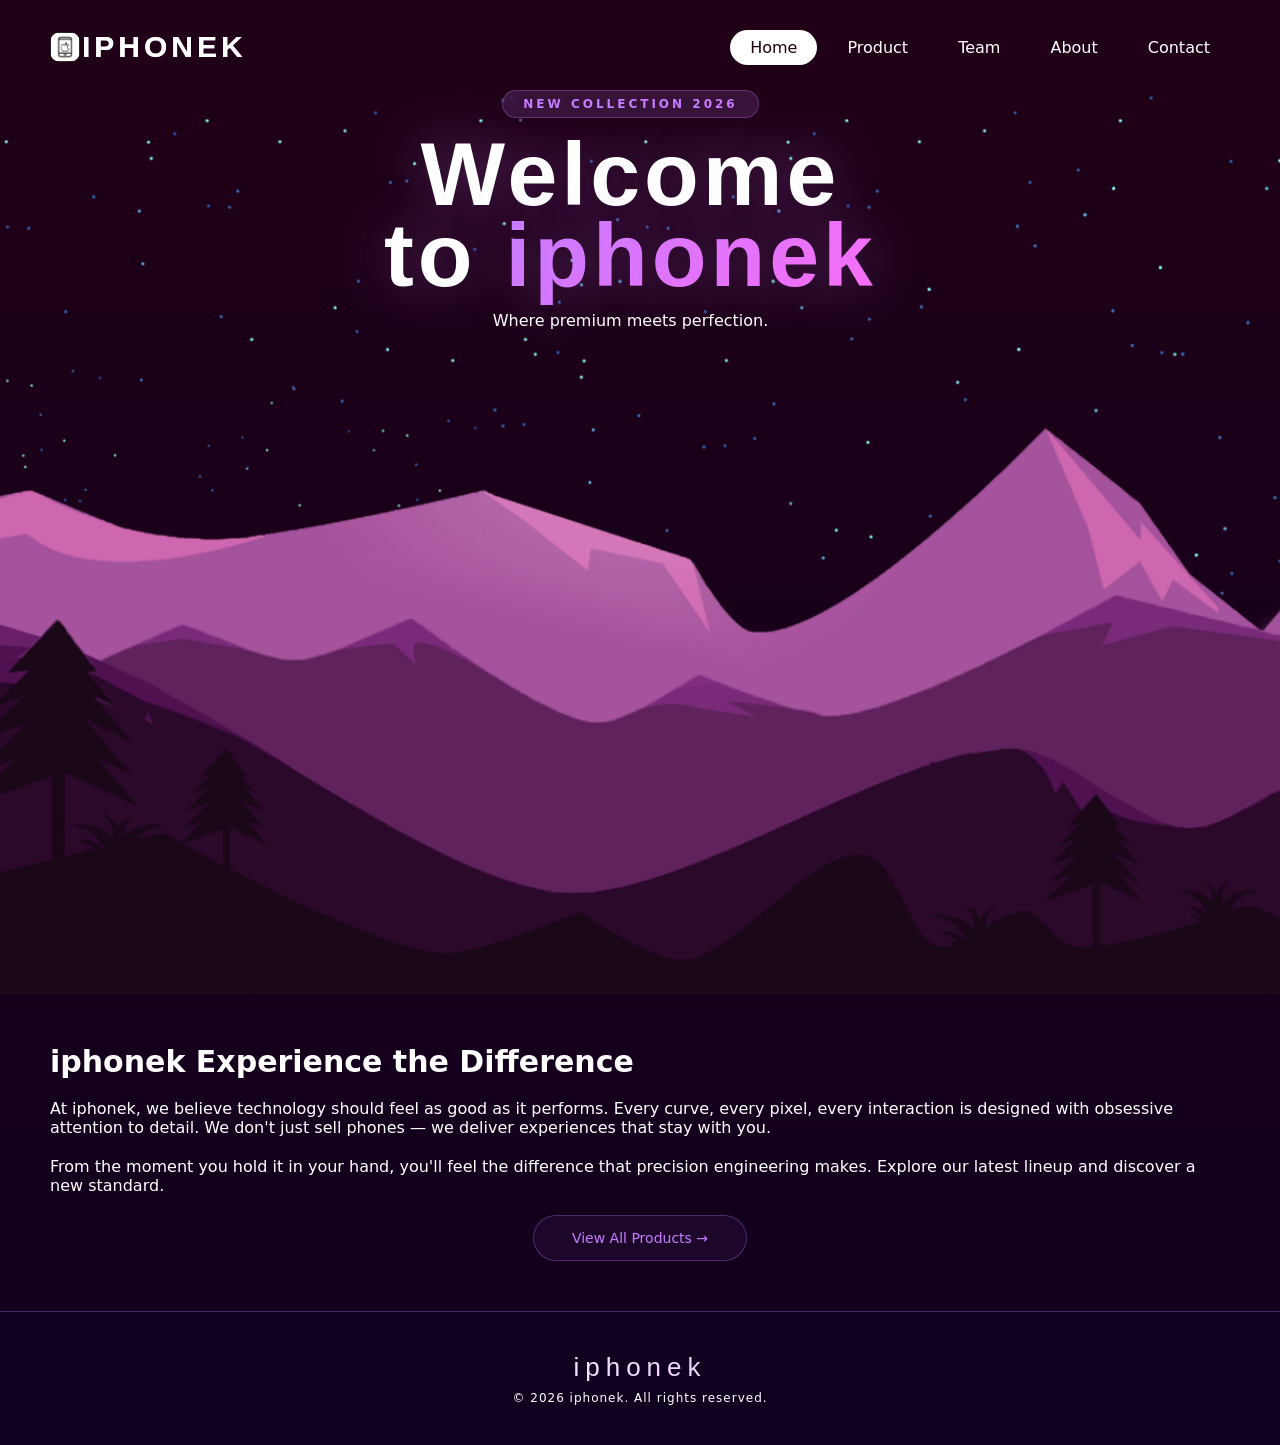
<file: Index.html>
<!doctype html>
<html lang="en">
  <head>
    <meta charset="UTF-8" />
    <meta name="viewport" content="width=device-width, initial-scale=1.0" />
    <title>iphonek</title>

    <!-- ربط CSS -->
    <link rel="stylesheet" href="./css/style.css" />
  </head>

  <body>
    <header>
      <h2>
        <a href="#" class="logo">
          <img
            class="header-img"
            src="./images/our team/iPHONEK LOGO.png"
            alt=""
          />iphonek</a
        >
      </h2>

      <ul>
        <li><a href="#" class="active">Home</a></li>
        <li><a href="/product.html">Product</a></li>
        <li><a href="/the last our team page.html">Team</a></li>
        <li><a href="/about us.html">About</a></li>
        <li><a href="/contact.html">Contact</a></li>
      </ul>
    </header>

    <!-- نفس السكشن بس غيرنا اللي جواه -->
    <section class="mainn">
      <!-- ✨ بدل Welcome -->
      <div class="hero-text" id="heroText">
        <div class="hero-badge">New Collection 2026</div>

        <h1 class="hero-title">
          <span class="line1">Welcome</span>
          <span class="line2">to <em>iphonek</em></span>
        </h1>

        <p class="hero-sub">Where premium meets perfection.</p>
      </div>
    </section>

    <section class="main">
      <img src="./images/home/stars1-1536x864.png" id="stars" />
      <img src="./images/home/mountains3-1536x864.png" id="mountains3" />
      <img src="./images/home/mountains4-1536x864.png" id="mountains4" />
      <img src="./images/home/river5-1536x864.png" id="river" />
      <img src="./images/home/mountains7-1536x864.png" id="mounte" />
    </section>

    <div class="content">
      <h2>iphonek Experience the Difference</h2>
      <p>
        At iphonek, we believe technology should feel as good as it performs.
        Every curve, every pixel, every interaction is designed with obsessive
        attention to detail. We don't just sell phones — we deliver experiences
        that stay with you.
      </p>

      <p>
        From the moment you hold it in your hand, you'll feel the difference
        that precision engineering makes. Explore our latest lineup and discover
        a new standard.
      </p>
      <a href="product.html" class="cta-btn"> View All Products </a>
    </div>
    <footer class="footer">
      <p class="footer-logo">iphonek</p>
      <p class="footer-copy">© 2026 iphonek. All rights reserved.</p>
    </footer>

    <script src="./js/acshan.js"></script>
  </body>
</html>
</file>
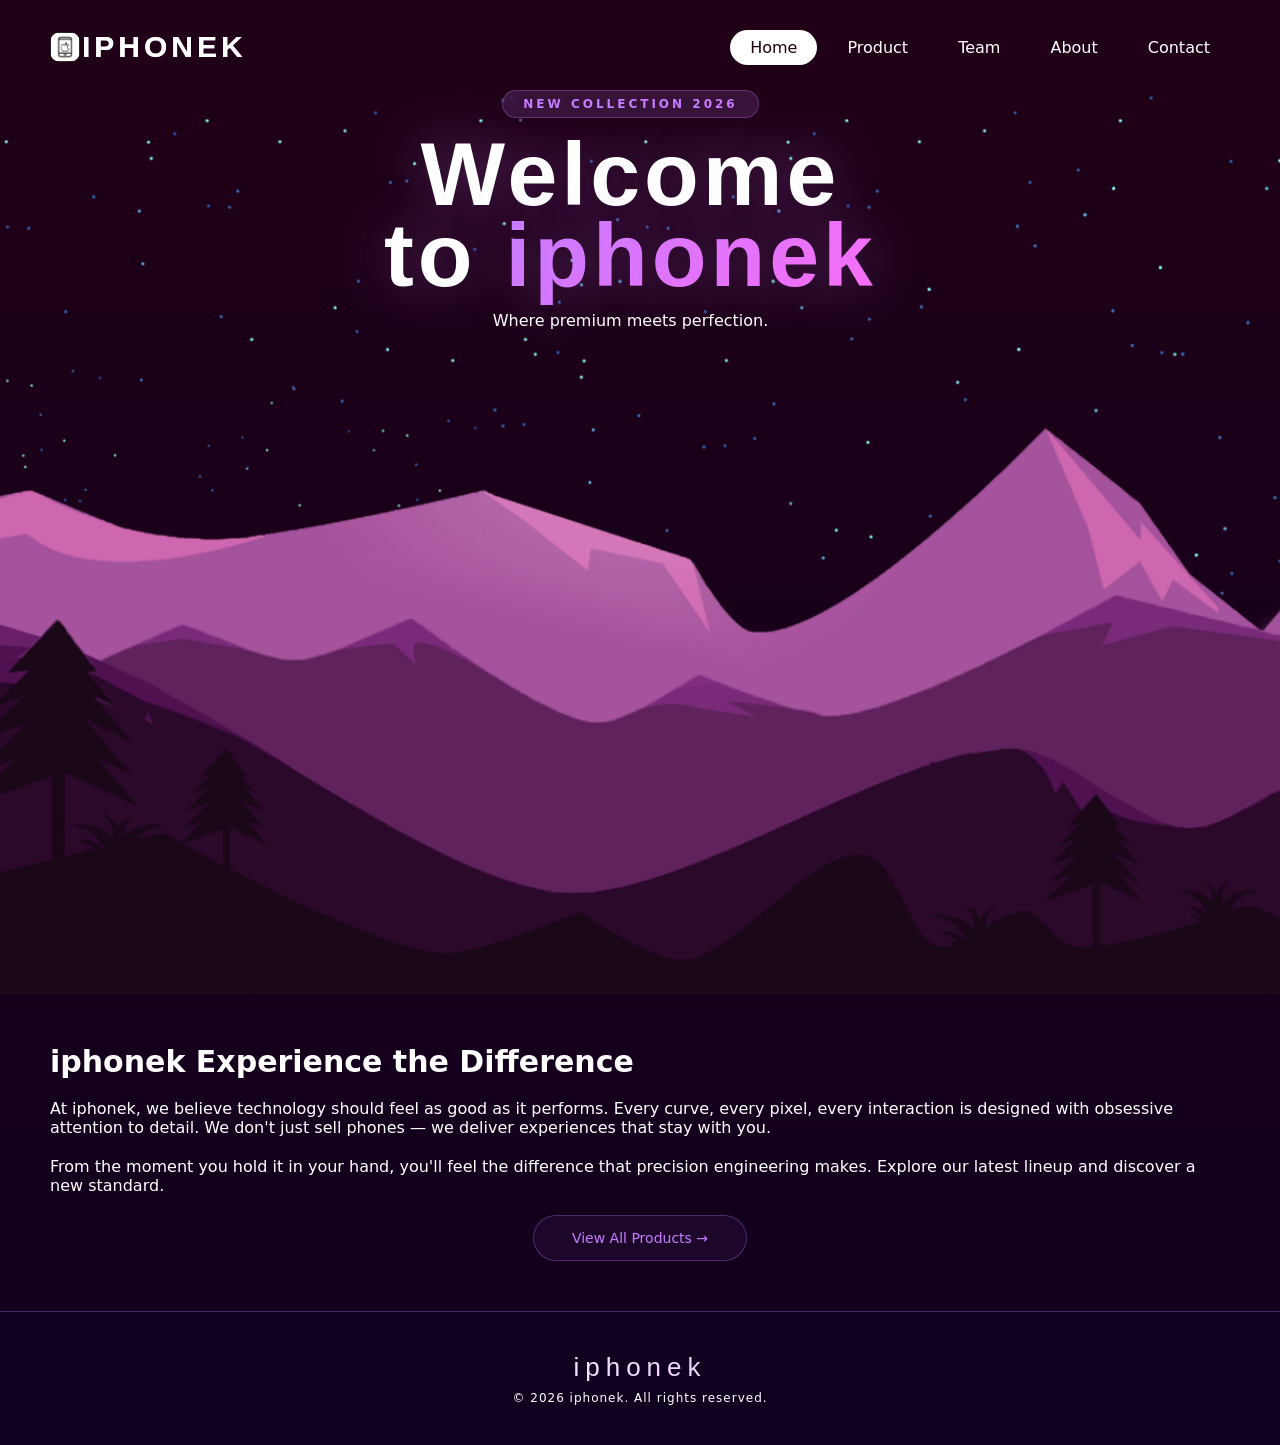
<file: index.html>
<!doctype html>
<html lang="en">
  <head>
    <meta charset="UTF-8" />
    <meta name="viewport" content="width=device-width, initial-scale=1.0" />
    <title>iphonek</title>

    <!-- ربط CSS -->
    <link rel="stylesheet" href="./css/style.css" />
  </head>

  <body>
    <header>
      <h2>
        <a href="#" class="logo">
          <img
            class="header-img"
            src="./images/our team/iPHONEK LOGO.png"
            alt=""
          />iphonek</a
        >
      </h2>

      <ul>
        <li><a href="index.html" class="active">Home</a></li>
        <li><a href="product.html">Product</a></li>
        <li><a href="the last our team page.html">Team</a></li>
        <li><a href="about us.html">About</a></li>
        <li><a href="contact.html">Contact</a></li>
      </ul>
    </header>

    <!-- نفس السكشن بس غيرنا اللي جواه -->
    <section class="mainn">
      <!-- ✨ بدل Welcome -->
      <div class="hero-text" id="heroText">
        <div class="hero-badge">New Collection 2026</div>

        <h1 class="hero-title">
          <span class="line1">Welcome</span>
          <span class="line2">to <em>iphonek</em></span>
        </h1>

        <p class="hero-sub">Where premium meets perfection.</p>
      </div>
    </section>

    <section class="main">
      <img src="./images/home/stars1-1536x864.png" id="stars" />
      <img src="./images/home/mountains3-1536x864.png" id="mountains3" />
      <img src="./images/home/mountains4-1536x864.png" id="mountains4" />
      <img src="./images/home/river5-1536x864.png" id="river" />
      <img src="./images/home/mountains7-1536x864.png" id="mounte" />
    </section>

    <div class="content">
      <h2>iphonek Experience the Difference</h2>
      <p>
        At iphonek, we believe technology should feel as good as it performs.
        Every curve, every pixel, every interaction is designed with obsessive
        attention to detail. We don't just sell phones — we deliver experiences
        that stay with you.
      </p>

      <p>
        From the moment you hold it in your hand, you'll feel the difference
        that precision engineering makes. Explore our latest lineup and discover
        a new standard.
      </p>
      <a href="product.html" class="cta-btn"> View All Products </a>
    </div>
    <footer class="footer">
      <p class="footer-logo">iphonek</p>
      <p class="footer-copy">© 2026 iphonek. All rights reserved.</p>
    </footer>

    <script src="./js/acshan.js"></script>
  </body>
</html>
</file>
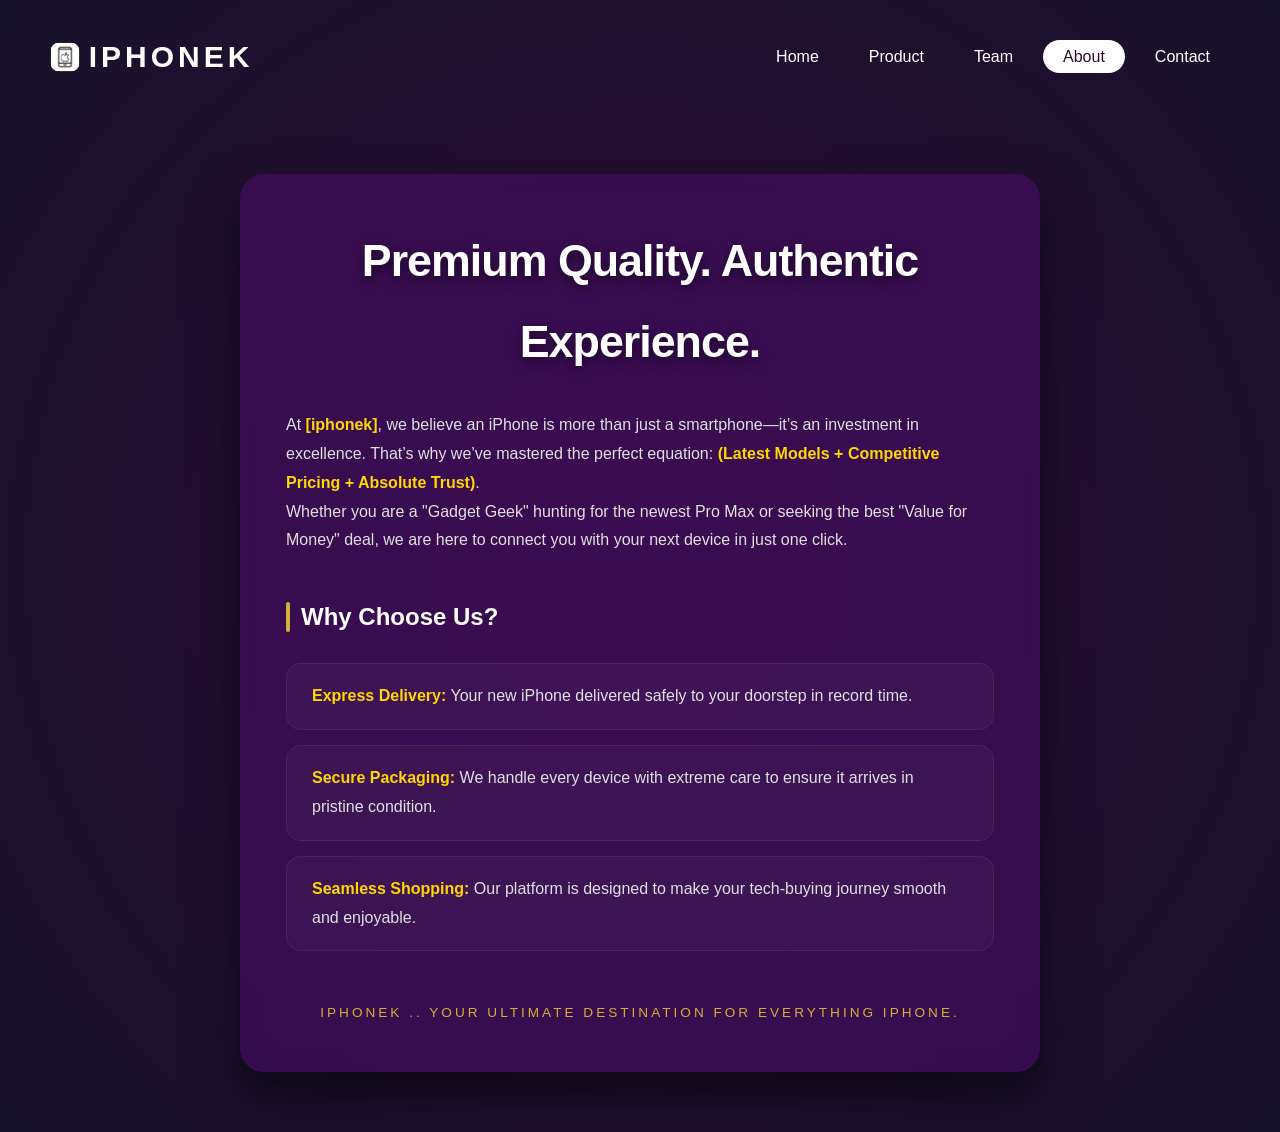
<file: about us.html>
<!doctype html>
<html lang="en">
  <head>
    <link rel="stylesheet" href="./css/about us.css" />
    <meta charset="UTF-8" />
    <meta name="viewport" content="width=device-width, initial-scale=1.0" />
    <title>About Us - iPhone Showroom</title>
  </head>
  <body>
    <header>
      <h2>
        <a href="/index.html">
          <img
            class="header-img"
            src="./images/our team/iPHONEK LOGO.png"
            alt=""
          />

          <span class="logo">iphonek</span>
        </a>
      </h2>

      <ul>
        <li><a href="index.html">Home</a></li>
        <li><a href="product.html">Product</a></li>
        <li><a href="the last our team page.html">Team</a></li>
        <li><a href="about us.html" class="active">About</a></li>
        <li><a href="contact.html">Contact</a></li>
      </ul>
    </header>
    <section id="about-us">
      <h1>Premium Quality. Authentic Experience.</h1>

      <p>
        At <strong>[iphonek]</strong>, we believe an iPhone is more than just a
        smartphone—it’s an investment in excellence. That’s why we’ve mastered
        the perfect equation:
        <strong>(Latest Models + Competitive Pricing + Absolute Trust)</strong>.
      </p>

      <p>
        Whether you are a "Gadget Geek" hunting for the newest Pro Max or
        seeking the best "Value for Money" deal, we are here to connect you with
        your next device in just one click.
      </p>

      <h3>Why Choose Us?</h3>
      <ul class="list">
        <li>
          <strong>Express Delivery:</strong> Your new iPhone delivered safely to
          your doorstep in record time.
        </li>
        <li>
          <strong>Secure Packaging:</strong> We handle every device with extreme
          care to ensure it arrives in pristine condition.
        </li>
        <li>
          <strong>Seamless Shopping:</strong> Our platform is designed to make
          your tech-buying journey smooth and enjoyable.
        </li>
      </ul>

      <p>
        <em
          >IPHONEK .. Your ultimate destination for everything
          iPhone.</em
        >
      </p>
    </section>
  </body>
</html>
</file>
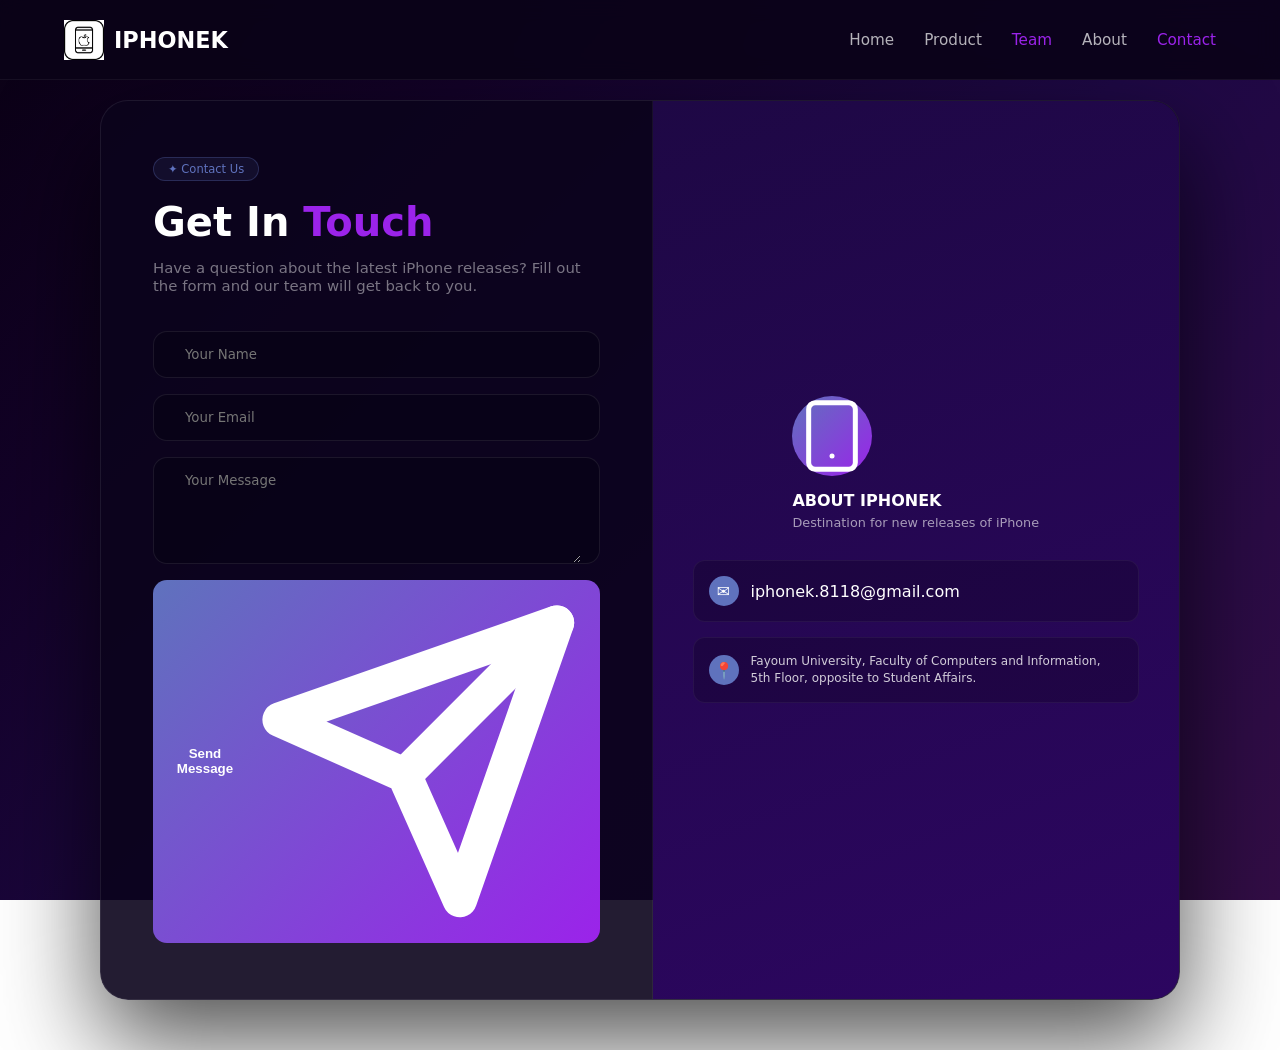
<file: contact.html>
<!doctype html>
<html lang="en">
  <head>
    <meta charset="UTF-8" />
    <meta name="viewport" content="width=device-width, initial-scale=1.0" />
    <title>Contact iPhoneK</title>
    <link rel="stylesheet" href="./css/contact.css" />
  </head>
  <body>
    <header class="main-nav">
      <div class="header-container">
        <h2 class="logo-area">
          <a href="#" class="logo">
            <img
              class="header-img"
              src="./images/our team/iPHONEK LOGO.png"
              alt="iPhoneK Logo"
            />
            <span>iphonek</span>
          </a>
        </h2>

        <ul class="nav-links">
          <li><a href="index.html">Home</a></li>
          <li><a href="product.html">Product</a></li>
          <li>
            <a href="the last our team page.html" class="active">Team</a>
          </li>
          <li><a href="about us.html">About</a></li>
          <li><a href="contact.html" class="active">Contact</a></li>
        </ul>
      </div>
    </header>

    <div class="page-body">
      <div class="contact-wrapper">
        <section class="form-panel">
          <p class="section-tag">✦ Contact Us</p>
          <h1 class="form-title">Get In <span>Touch</span></h1>
          <p class="form-sub">
            Have a question about the latest iPhone releases? Fill out the form
            and our team will get back to you.
          </p>

          <form class="contact-form">
            <div class="input-group">
              <span class="icon">
                <svg
                  xmlns="http://www.w3.org/2000/svg"
                  viewBox="0 0 24 24"
                  fill="none"
                  stroke="currentColor"
                  stroke-width="2"
                  stroke-linecap="round"
                  stroke-linejoin="round"
                >
                  <path d="M20 21v-2a4 4 0 0 0-4-4H8a4 4 0 0 0-4 4v2" />
                  <circle cx="12" cy="7" r="4" />
                </svg>
              </span>
              <input type="text" placeholder="Your Name" required />
            </div>

            <div class="input-group">
              <span class="icon">
                <svg
                  xmlns="http://www.w3.org/2000/svg"
                  viewBox="0 0 24 24"
                  fill="none"
                  stroke="currentColor"
                  stroke-width="2"
                  stroke-linecap="round"
                  stroke-linejoin="round"
                >
                  <rect x="2" y="4" width="20" height="16" rx="2" />
                  <path d="m22 7-8.97 5.7a1.94 1.94 0 0 1-2.06 0L2 7" />
                </svg>
              </span>
              <input type="email" placeholder="Your Email" required />
            </div>

            <div class="input-group textarea-group">
              <span class="icon icon-top">
                <svg
                  xmlns="http://www.w3.org/2000/svg"
                  viewBox="0 0 24 24"
                  fill="none"
                  stroke="currentColor"
                  stroke-width="2"
                  stroke-linecap="round"
                  stroke-linejoin="round"
                >
                  <path
                    d="M21 15a2 2 0 0 1-2 2H7l-4 4V5a2 2 0 0 1 2-2h14a2 2 0 0 1 2 2z"
                  />
                </svg>
              </span>
              <textarea placeholder="Your Message" rows="5" required></textarea>
            </div>

            <button type="submit" class="send-btn">
              Send Message
              <svg
                xmlns="http://www.w3.org/2000/svg"
                viewBox="0 0 24 24"
                fill="none"
                stroke="currentColor"
                stroke-width="2.5"
                stroke-linecap="round"
                stroke-linejoin="round"
              >
                <line x1="22" y1="2" x2="11" y2="13" />
                <polygon points="22 2 15 22 11 13 2 9 22 2" />
              </svg>
            </button>
          </form>
        </section>

        <aside class="illustration-panel">
          <div class="illustration-placeholder">
            <div class="placeholder-icon">
              <svg
                xmlns="http://www.w3.org/2000/svg"
                viewBox="0 0 24 24"
                fill="none"
                stroke="#ffffff"
                stroke-width="1.5"
                stroke-linecap="round"
                stroke-linejoin="round"
              >
                <rect x="5" y="2" width="14" height="20" rx="2" ry="2"></rect>
                <line x1="12" y1="18" x2="12.01" y2="18"></line>
              </svg>
            </div>
            <p class="placeholder-label">ABOUT IPHONEK</p>
            <p class="placeholder-hint">
              Destination for new releases of iPhone
            </p>
          </div>

          <div class="info-cards">
            <div class="info-card">
              <span class="card-icon">✉</span>
              <span>iphonek.8118@gmail.com</span>
            </div>
            <div class="info-card">
              <span class="card-icon">📍</span>
              <span class="address-text">
                Fayoum University, Faculty of Computers and Information, 5th
                Floor, opposite to Student Affairs.
              </span>
            </div>
          </div>
        </aside>
      </div>
    </div>
  </body>
</html>
</file>
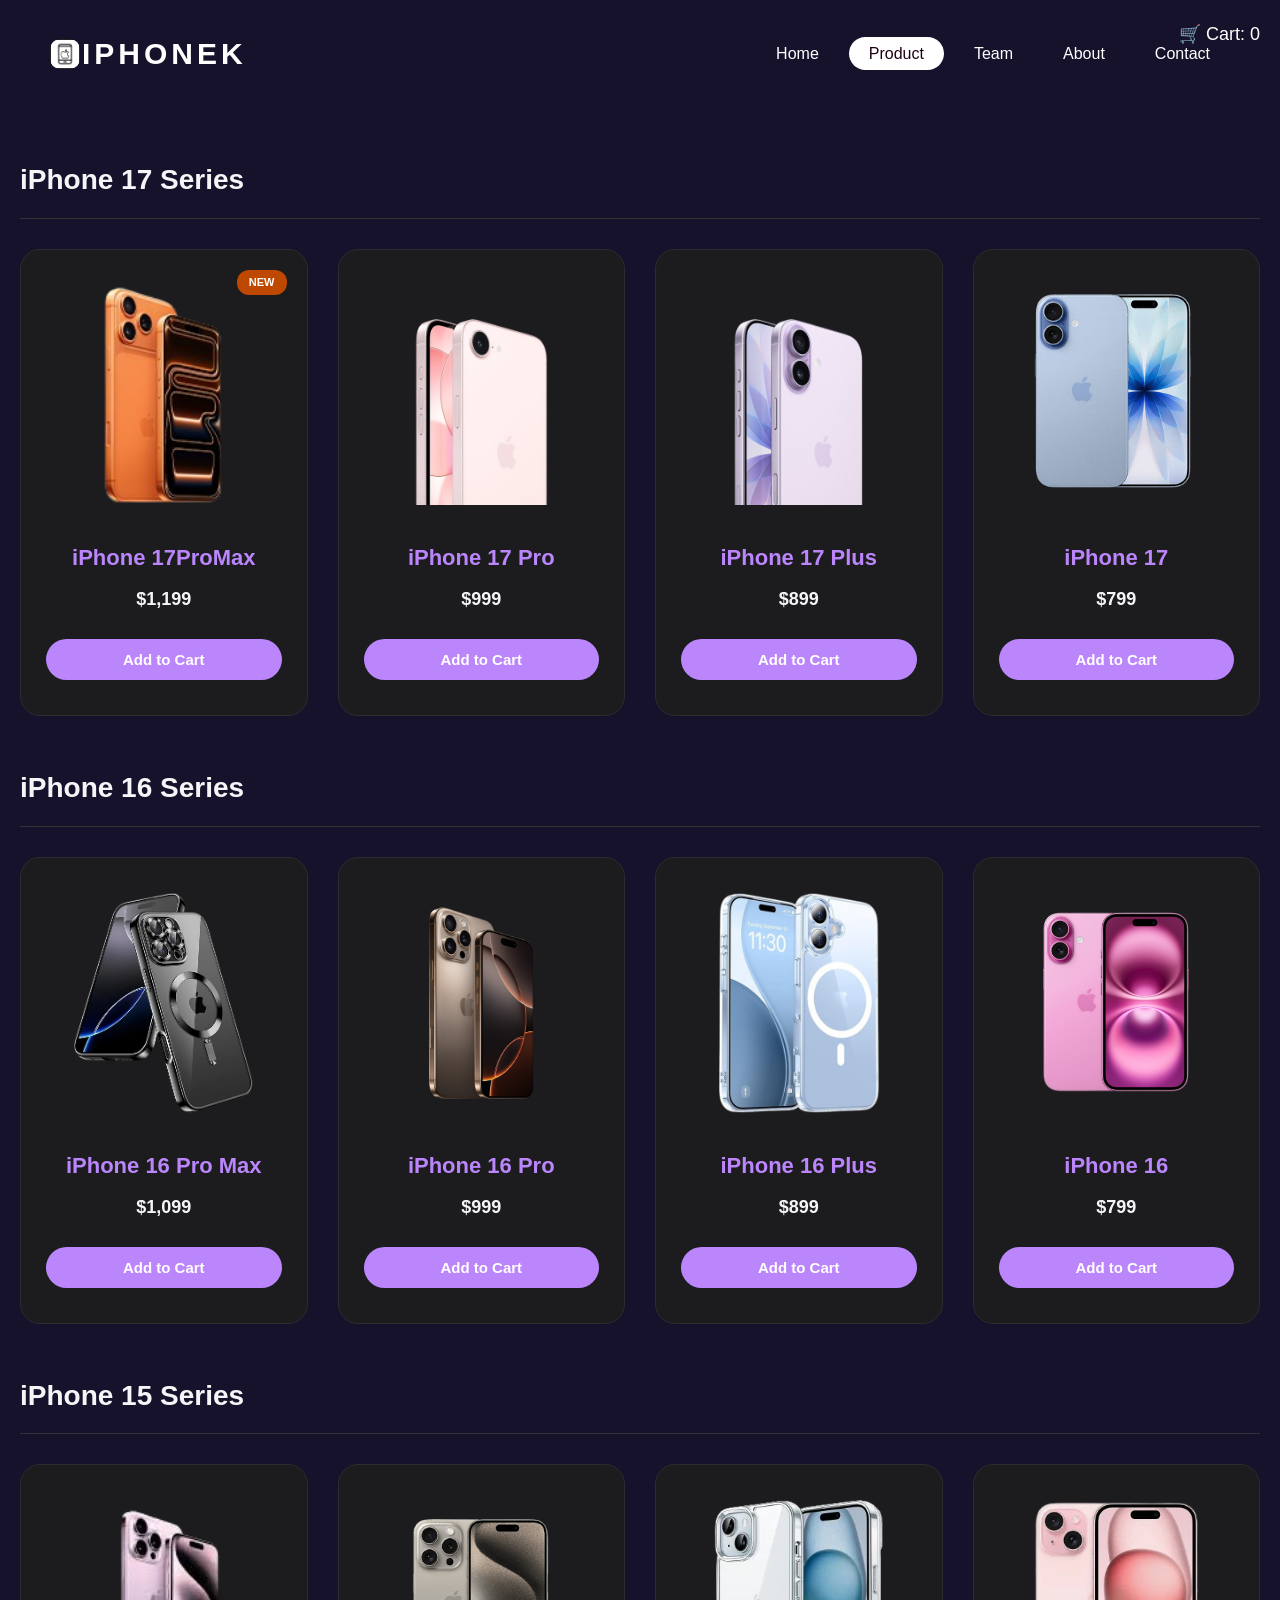
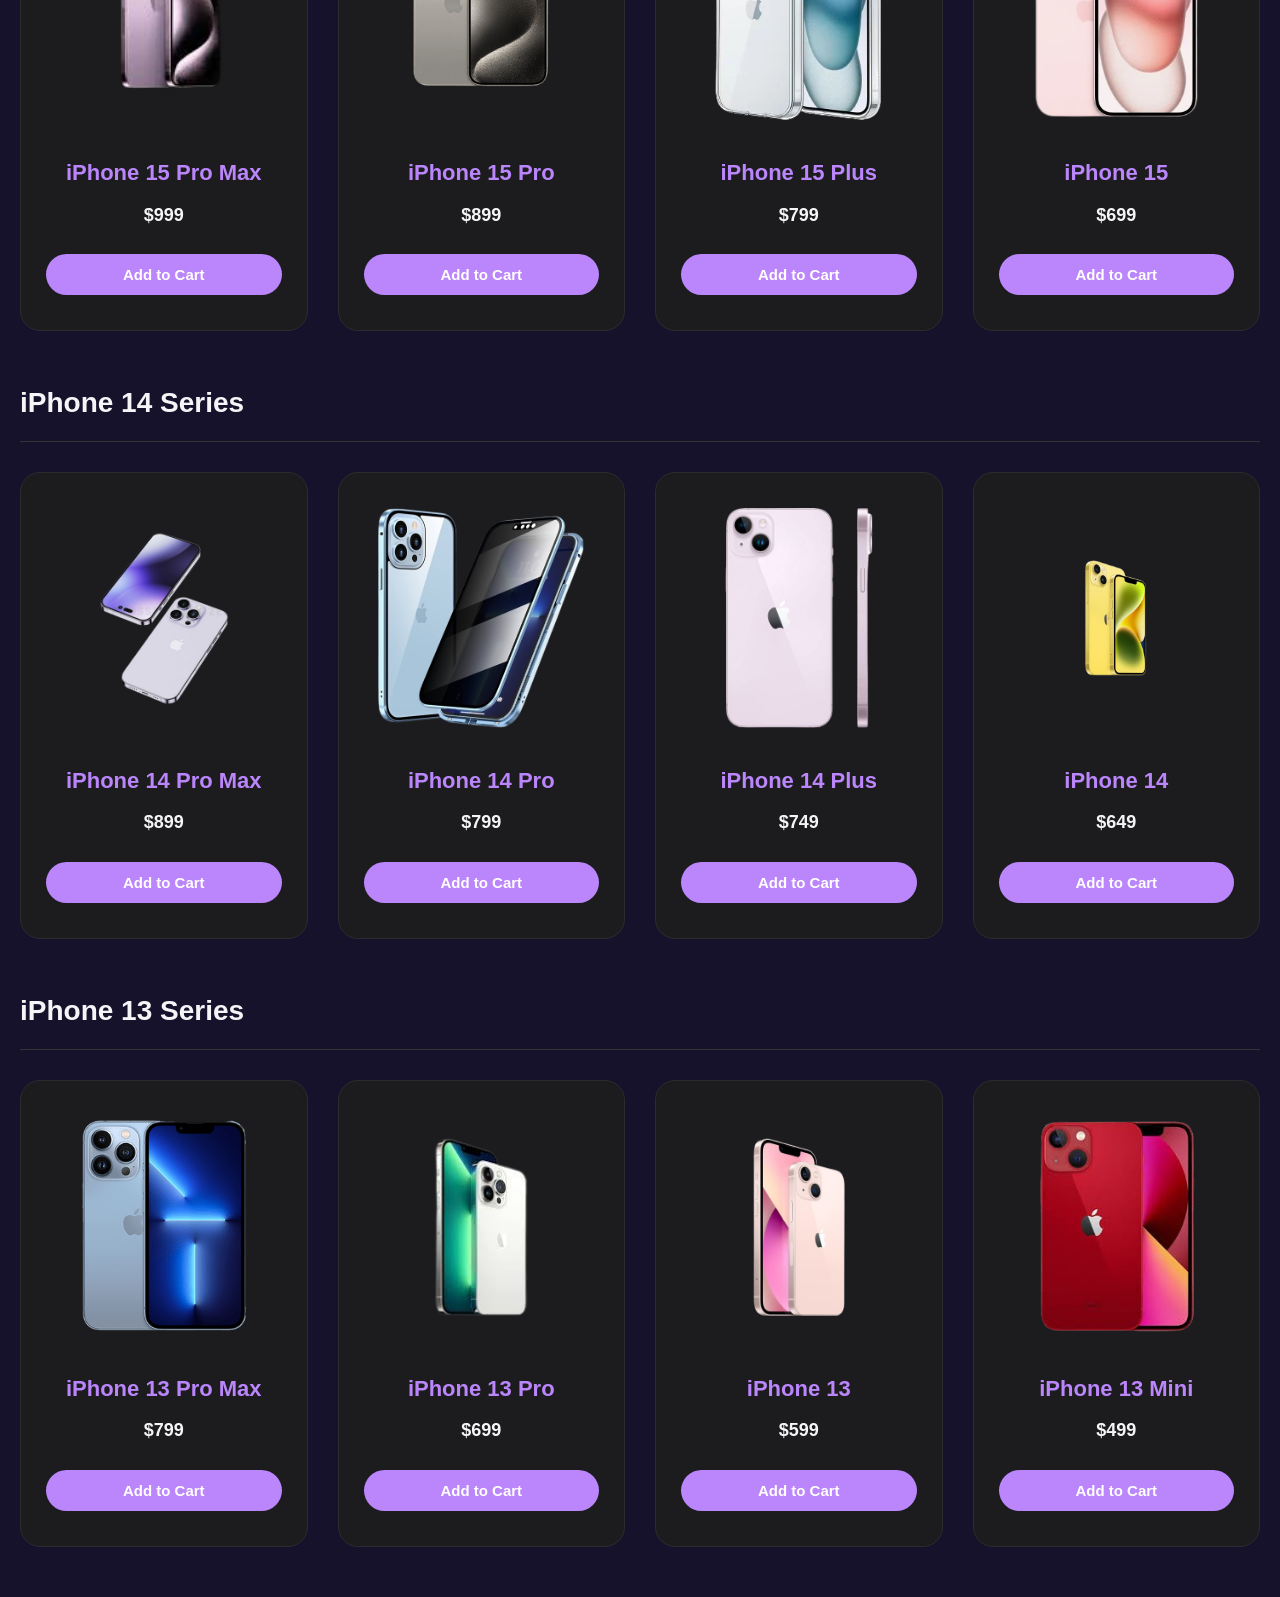
<file: product.html>
<html lang="en">
<head>
    <meta charset="UTF-8">
    <meta name="viewport" content="width=device-width, initial-scale=1.0">
    <title>iPhone Store - Dark Edition</title>
    <link rel="stylesheet" href="./css/product.css">
    <link rel="stylesheet" href="https://cdnjs.cloudflare.com/ajax/libs/font-awesome/6.5.1/css/all.min.css">
</head>
<body>

   <header>
      <h2>
        <a href="#" class="logo">
          <img
            class="header-img"
            src="./images/our team/iPHONEK LOGO.png"
            alt=""
          />iphonek</a
        >
      </h2>

      <ul>
        <li><a href="index.html" >Home</a></li>
        <li><a href="product.html" class="active">Product</a></li>
        <li><a href="the last our team page.html">Team</a></li>
        <li><a href="about us.html">About</a></li>
        <li><a href="contact.html">Contact</a></li>
      </ul>
    </header>

    <main class="products-grid">
        
        <section class="series-section">
            <h2 class="series-title">iPhone 17 Series</h2>
            <div class="products-container">
                <div class="product-card">
                    <div class="badge">New</div>
                <img src="./images/products/iphone 17promax (2).png" alt="iPhone 17ProMax">
                    <h3>iPhone 17ProMax</h3>
                 
                    <p class="price">$1,199</p>
                    <button class="buy-btn">Add to Cart</button>
                </div>
                <div class="product-card">
                    <img src="./images/products/iphone 17 pro.png" alt="iPhone 17 Pro">
                    <h3>iPhone 17 Pro</h3>
                  
                    <p class="price">$999</p>
                    <button class="buy-btn">Add to Cart</button>
                </div>
                <div class="product-card">
                    <img src="./images/products/iphone 17 plus.png" alt="iPhone 17 Plus">
                    <h3>iPhone 17 Plus</h3>
                    <p class="price">$899</p>
                    <button class="buy-btn">Add to Cart</button>
                </div>
                <div class="product-card">
                    <img src="./images/products/iphone 17.png" alt="iPhone 17">
                    <h3>iPhone 17</h3>
                    <p class="price">$799</p>
                  
                    <button class="buy-btn">Add to Cart</button>
                </div>
            </div>
        </section>

        <section class="series-section">
            <h2 class="series-title">iPhone 16 Series</h2>
            <div class="products-container">
                <div class="product-card">
                    <img src="./images/products/iphone 16 pro max.png" alt="iPhone 16 Pro Max">
                    <h3>iPhone 16 Pro Max</h3>
                    <p class="price">$1,099</p>
                    <button class="buy-btn">Add to Cart</button>
                </div>
                <div class="product-card">
                    <img src="./images/products/iphone 16 pro.png" alt="iPhone 16 Pro">
                    <h3>iPhone 16 Pro</h3>
                    <p class="price">$999</p>
                    <button class="buy-btn">Add to Cart</button>
                </div>
                <div class="product-card">
                    <img src="./images/products/iphone 16 plus.png" alt="iPhone 16 Plus">
                    <h3>iPhone 16 Plus</h3>
                    <p class="price">$899</p>
                    <button class="buy-btn">Add to Cart</button>
                </div>
                <div class="product-card">
                    <img src="./images/products/iphone 16.png" alt="iPhone 16">
                    <h3>iPhone 16</h3>
                    <p class="price">$799</p>
                    <button class="buy-btn">Add to Cart</button>
                </div>
            </div>
        </section>

        <section class="series-section">
            <h2 class="series-title">iPhone 15 Series</h2>
            <div class="products-container">
                <div class="product-card">
                    <img src="./images/products/iphone 15 pro max.png" alt="iPhone 15 Pro Max">
                    <h3>iPhone 15 Pro Max</h3>
                    <p class="price">$999</p>
                    <button class="buy-btn">Add to Cart</button>
                </div>
                <div class="product-card">
                    <img src="./images/products/iphone 15 pro.png" alt="iPhone 15 Pro">
                    <h3>iPhone 15 Pro</h3>
                    <p class="price">$899</p>
                    <button class="buy-btn">Add to Cart</button>
                </div>
                <div class="product-card">
                    <img src="./images/products/iphone 15 plus.png" alt="iPhone 15 Plus">
                    <h3>iPhone 15 Plus</h3>
                    <p class="price">$799</p>
                    <button class="buy-btn">Add to Cart</button>
                </div>
                <div class="product-card">
                    <img src="./images/products/iphone 15.png" alt="iPhone 15">
                    <h3>iPhone 15</h3>
                    <p class="price">$699</p>
                    <button class="buy-btn">Add to Cart</button>
                </div>
            </div>
        </section>

        <section class="series-section">
            <h2 class="series-title">iPhone 14 Series</h2>
            <div class="products-container">
                <div class="product-card">
                    <img src="./images/products/iphone 14 pro max.png" alt="iPhone 14 Pro Max">
                    <h3>iPhone 14 Pro Max</h3>
                    <p class="price">$899</p>
                    <button class="buy-btn">Add to Cart</button>
                </div>
                <div class="product-card">
                    <img src="./images/products/iphone 14 pro.png" alt="iPhone 14 Pro">
                    <h3>iPhone 14 Pro</h3>
                    <p class="price">$799</p>
                    <button class="buy-btn">Add to Cart</button>
                </div>
                <div class="product-card">
                    <img src="./images/products/iphone 14 plus.png" alt="iPhone 14 Plus">
                    <h3>iPhone 14 Plus</h3>
                    <p class="price">$749</p>
                    <button class="buy-btn">Add to Cart</button>
                </div>
                <div class="product-card">
                    <img src="./images/products/iphone 14.png" alt="iPhone 14">
                    <h3>iPhone 14</h3>
                    <p class="price">$649</p>
                    <button class="buy-btn">Add to Cart</button>
                </div>
            </div>
        </section>

        <section class="series-section">
            <h2 class="series-title">iPhone 13 Series</h2>
            <div class="products-container">
                <div class="product-card">
                    <img src="./images/products/13 promax.png" alt="iPhone-13-Pro-Max">
                    <h3>iPhone 13 Pro Max</h3>
                    <p class="price">$799</p>
                    <button class="buy-btn">Add to Cart</button>
                </div>
                <div class="product-card">
                    <img src="./images/products/iphone 13 pro.png" alt="iPhone 13 Pro">
                    <h3>iPhone 13 Pro</h3>
                    <p class="price">$699</p>
                    <button class="buy-btn">Add to Cart</button>
                </div>
                <div class="product-card">
                    <img src="./images/products/iphone 13 (2).png" alt="iPhone 13">
                    <h3>iPhone 13</h3>
                    <p class="price">$599</p>
                    <button class="buy-btn">Add to Cart</button>
                </div>
                <div class="product-card">
                    <img src="./images/products/iphone 13 mini.png" alt="iPhone 13 Mini">
                    <h3>iPhone 13 Mini</h3>
                    <p class="price">$499</p>
                    <button class="buy-btn">Add to Cart</button>
                </div>
            </div>
        </section>

    </main>

    <script src="./js/product.js"></script>
</body>
</file>
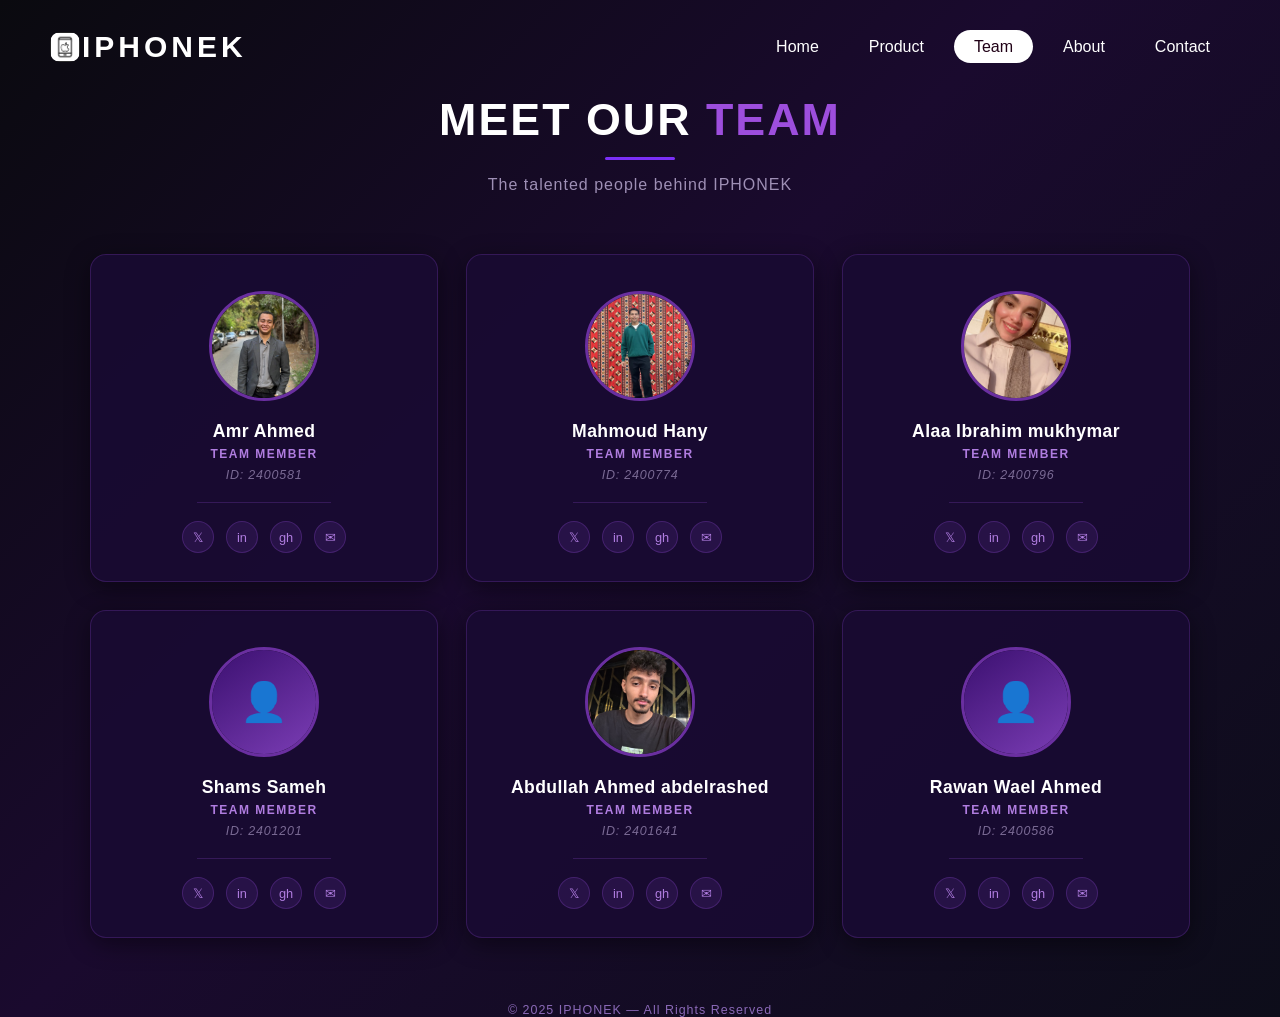
<file: the last our team page.html>
<!doctype html>
<html lang="en">
  <head>
    <meta charset="UTF-8" />
    <meta name="viewport" content="width=device-width, initial-scale=1.0" />
    <title>Meet Our Team - IPHONEK</title>


    <link rel="stylesheet" href="./css/the last our team page.css" />
  </head>

  <body>

<header>
      <h2>
        <a href="#" class="logo">
          <img
            class="header-img"
            src="./images/our team/iPHONEK LOGO.png"
            alt=""
          />iphonek</a
        >
      </h2>

      <ul>
        <li><a href="index.html">Home</a></li>
        <li><a href="product.html">Product</a></li>
        <li><a href="the last our team page.html"class="active">Team</a></li>
        <li><a href="about us.html">About</a></li>
        <li><a href="contact.html">Contact</a></li>
      </ul>
    </header>
    <section class="page-title-section">
      <h1>Meet Our <span class="highlight">Team</span></h1>
      <div class="title-underline"></div>
      <p>The talented people behind IPHONEK</p>
    </section>
    <div class="team-grid">
     
      <div class="team-card">

        <div class="profile-pic-wrapper">
          <div class="profile-pic">   <img
              src="./images/our team/WhatsApp Image 2026-05-06 at 01.33.13.jpeg"
              alt="Amr Ahmed"
            /></div>
        </div>

        <div class="member-name">Amr Ahmed</div>

        <div class="member-role">Team Member</div>

        <div class="member-id">ID: 2400581</div>

        <div class="card-divider"></div>

  
        <div class="social-icons">
          <div class="social-icon" title="Twitter / X">𝕏</div>
          <div class="social-icon" title="LinkedIn">in</div>
          <div class="social-icon" title="GitHub">gh</div>
          <div class="social-icon" title="Email">✉</div>
        </div>
      </div>

      <!-- ══════════════════════════════════════════════════════════

        ══════════════════════════════════════════════════════════ -->
      <div class="team-card">
    
        <div class="profile-pic-wrapper">
          <div class="profile-pic">
            <img
              src="./images/our team/WhatsApp Image 2026-05-05 at 21.59.30.jpeg"
              alt="Mahmoud Hany"
            />
          </div>
        </div>

        <div class="member-name">Mahmoud Hany</div>

        <div class="member-role">Team Member</div>

        <div class="member-id">ID: 2400774</div>

        <div class="card-divider"></div>

        <div class="social-icons">
          <div class="social-icon" title="Twitter / X">𝕏</div>
          <div class="social-icon" title="LinkedIn">in</div>
          <div class="social-icon" title="GitHub">gh</div>
          <div class="social-icon" title="Email">✉</div>
        </div>
      </div>

      <!-- ══════════════════════════════════════════════════════════
        ══════════════════════════════════════════════════════════ -->
      <div class="team-card">
        <div class="profile-pic-wrapper">
          <div class="profile-pic">
            <img
              src="./images/our team/WhatsApp Image 2026-05-04 at 21.26.26.jpeg"
              alt="Alaa Ibrahim mukhymar"
            />
          </div>
        </div>

        <div class="member-name">Alaa Ibrahim mukhymar</div>

        <div class="member-role">Team Member</div>

        <div class="member-id">ID: 2400796</div>

        <div class="card-divider"></div>

        <div class="social-icons">
          <div class="social-icon" title="Twitter / X">𝕏</div>
          <div class="social-icon" title="LinkedIn">in</div>
          <div class="social-icon" title="GitHub">gh</div>
          <div class="social-icon" title="Email">✉</div>
        </div>
      </div>

      <!-- ══════════════════════════════════════════════════════════
        ══════════════════════════════════════════════════════════ -->
      <div class="team-card">
        <div class="profile-pic-wrapper">
          <div class="profile-pic">👤</div>
        </div>

        <div class="member-name">Shams Sameh</div>

        <div class="member-role">Team Member</div>

        <div class="member-id">ID: 2401201</div>

        <div class="card-divider"></div>

        <div class="social-icons">
          <div class="social-icon" title="Twitter / X">𝕏</div>
          <div class="social-icon" title="LinkedIn">in</div>
          <div class="social-icon" title="GitHub">gh</div>
          <div class="social-icon" title="Email">✉</div>
        </div>
      </div>

      <!-- ══════════════════════════════════════════════════════════
        ══════════════════════════════════════════════════════════ -->
      <div class="team-card">
        <div class="profile-pic-wrapper">
          <div class="profile-pic">
            <img
              src="./images/our team/WhatsApp Image 2026-05-05 at 22.02.23.jpeg"
              alt="Abdullah Ahmed abdelrashed"
            />
          </div>
        </div>

        <div class="member-name">Abdullah Ahmed abdelrashed</div>

        <div class="member-role">Team Member</div>

        <div class="member-id">ID: 2401641</div>

        <div class="card-divider"></div>

        <div class="social-icons">
          <div class="social-icon" title="Twitter / X">𝕏</div>
          <div class="social-icon" title="LinkedIn">in</div>
          <div class="social-icon" title="GitHub">gh</div>
          <div class="social-icon" title="Email">✉</div>
        </div>
      </div>

      <!-- ══════════════════════════════════════════════════════════
        ══════════════════════════════════════════════════════════ -->
      <div class="team-card">
        <div class="profile-pic-wrapper">
          <div class="profile-pic">👤</div>
        </div>

        <div class="member-name">Rawan Wael Ahmed</div>

        <div class="member-role">Team Member</div>

        <div class="member-id">ID: 2400586</div>

        <div class="card-divider"></div>

        <div class="social-icons">
          <div class="social-icon" title="Twitter / X">𝕏</div>
          <div class="social-icon" title="LinkedIn">in</div>
          <div class="social-icon" title="GitHub">gh</div>
          <div class="social-icon" title="Email">✉</div>
        </div>
      </div>
    </div>

    <footer>
      <p>&copy; 2025 IPHONEK — All Rights Reserved</p>
    </footer>
  </body>
</html>
</file>
<file: css/style.css>
* {
  margin: 0;
  padding: 0;
  box-sizing: border-box;
}
:root {
  --accent: #c77dff;
  --glass-border: rgba(199, 125, 255, 0.3);
}

body {
  background: linear-gradient(#200016, #10001f);

  font-family:
    system-ui,
    -apple-system,
    sans-serif;
  color: white;
  overflow-x: hidden;
}

/* روابط */
a {
  text-decoration: none;
  color: white;
  transition: 0.3s;
}

/* الهيدر */
header {
  position: absolute;
  top: 0;
  left: 0;
  width: 100%;
  display: flex;
  justify-content: space-between;
  align-items: center;
  padding: 30px 50px;
  position: relative;
  z-index: 100;
  
}

header .logo {
  font-size: 30px;
  text-transform: uppercase;
  font-weight: bold;
  letter-spacing: 2px;

  font-family: "Bebas Neue", sans-serif;
  font-size: 30px;
  letter-spacing: 4px;
  background: linear-gradient(135deg, #fff 30%, var(--accent));

  background-clip: text;
}
.header-img {
  width: 30px;
  border-radius: 10px;
  margin-bottom:-5px ;
  margin-right: 2px;
}

header ul {
  display: flex;
  list-style: none;
  gap: 10px;
}

header ul li a {
  padding: 8px 20px;
  border-radius: 20px;
}

header ul li a:hover,
header ul li a.active {
  background: #fff;
  color: #200016;
}

/* السكشن الرئيسي */
.main {
  position: relative;
  height: 100vh;
  width: 100%;
  display: flex;
  justify-content: center;
  align-items: center;
  overflow: hidden;
}
.main::after {
  content: " ";
  position: absolute;
  bottom: 0;
  left: 0;
  height: 100px;
  width: 100%;
  background: linear-gradient(to top#200016, transparent);
  z-index: 7;
  padding: 30px;
  align-items: center;
  justify-content: center;
}

/* الصور */
.main img {
  position: absolute;
  top: 0;
  left: 0;
  width: 100%;
  height: 100vh;
  object-fit: cover;
}

/* ترتيب الطبقات */
#stars {
  z-index: 1;
}

#mountains3 {
  z-index: 2;
}

#mountains4 {
  z-index: 3;
}

#river {
  z-index: 1;
}
#mounte {
  z-index: 6;
}
/* Hero Text — between river (z4) and mounte (z6) */
.hero-text {
  position: absolute;
  z-index: 5;
  text-align: center;
  top: 10%;
  left: 30%;
  transform: translatex(-50%);
  display: flex;
  flex-direction: column;
  align-items: center;
  gap: 16px;
  animation: heroFadeIn 1.2s ease both;
  animation-delay: 0.3s;
  padding: 30px;
  margin: 0 auto;
  padding: 0;
}

@keyframes heroFadeIn {
  from {
    opacity: 0;
    transform: translateY(40px);
  }
  to {
    opacity: 1;
    transform: translateY(0);
  }
}

.hero-badge {
  display: inline-block;
  padding: 6px 20px;
  background: rgba(199, 125, 255, 0.15);
  border: 1px solid var(--glass-border);
  border-radius: 30px;
  font-size: 12px;
  font-weight: 600;
  letter-spacing: 3px;
  text-transform: uppercase;
  color: var(--accent);
  backdrop-filter: blur(6px);
}

.hero-title {
  font-family: "Bebas Neue", sans-serif;
  font-size: clamp(60px, 7vw, 130px);
  line-height: 0.9;
  letter-spacing: 4px;
  text-shadow: 0 0 60px rgba(199, 125, 255, 0.4);
}

.hero-title .line1 {
  display: block;
  color: #fff;
}

.hero-title .line2 {
  display: block;
  color: #fff;
}

.hero-title em {
  font-style: normal;
  background: linear-gradient(135deg, var(--accent), #ff6ef7);
  -webkit-background-clip: text;
  -webkit-text-fill-color: transparent;
  background-clip: text;
}
.content {
  color: white;
  padding: 30px;
}
.content h2 {
  margin: 20px;
  font-size: 30px;
}
.content p {
  margin: 20px;
}
.cta-btn {
  display: block;
  width: fit-content;
  margin: 20px auto;
  align-items: center;
  gap: 10px;
  margin-top: 20px;
  padding: 14px 38px;
  border: 1.5px solid var(--glass-border);
  border-radius: 50px;
  font-size: 14px;
  font-weight: 500;
  color: var(--accent);
  background: rgba(199, 125, 255, 0.06);
  transition: all 0.3s;
}

.cta-btn:hover {
  background: linear-gradient(135deg, var(--accent), var(--accent2));
  color: #fff;
  border-color: transparent;
  box-shadow: 0 0 40px rgba(199, 125, 255, 0.35);
  transform: translateY(-2px);
}

/* السهم */
.cta-btn::after {
  content: " →";
  transition: 0.3s;
}

.cta-btn:hover::after {
  margin-left: 5px;
}
.footer {
  display: block;
  position: relative;
  z-index: 999;
  text-align: center;
  padding: 40px 20px;
  border-top: 1px solid var(--glass-border);
  background: #10001f;
  color: #fff;
  margin-top: auto;
}
.footer-logo {
  font-family: "Bebas Neue", sans-serif;
  font-size: 26px;
  letter-spacing: 6px;
  background: linear-gradient(135deg, #fff 30%, var(--accent));
  -webkit-background-clip: text;
  -webkit-text-fill-color: transparent;
  background-clip: text;
  margin-bottom: 8px;
}
.footer-copy {
  font-size: 12px;
  color: var(--text-muted);
  letter-spacing: 1px;
}

/* ===== SCROLL REVEAL ===== */
.reveal {
  opacity: 0;
  transform: translateY(50px);
  transition:
    opacity 0.8s ease,
    transform 0.8s ease;
}
.reveal.visible {
  opacity: 1;
  transform: translateY(0);
}
</file>
<file: css/about us.css>
/* --- الإعدادات العامة --- */
* {
  margin: 0;
  padding: 0;
  box-sizing: border-box;
}
body {
    /* درجة بتنجاني غامق جداً (Deep Plum/Purple) */
    background-color: #111111; 
    /* تدرج انسيابي يعطي عمق للتصميم */
    background: radial-gradient(circle at center, #2d0b37 0%, #17122b 100%);
    color: #e0e0e0; 
    font-family: 'Segoe UI', Roboto, Helvetica, Arial, sans-serif;
    margin: 0;
    line-height: 1.8;
}
/* روابط */
a {
  text-decoration: none;
  color: white;
  transition: 0.3s;
}

/* الهيدر */
header {
  position: absolute;
  top: 0;
  left: 0;
  width: 100%;
  display: flex;
  justify-content: space-between;
  align-items: center;
  padding: 30px 50px;
  position: relative;
  z-index: 100;
  
}

header .logo {
  font-size: 30px;
  text-transform: uppercase;
  font-weight: bold;
  letter-spacing: 2px;

  font-family: "Bebas Neue", sans-serif;
  font-size: 30px;
  letter-spacing: 4px;
  background: linear-gradient(135deg, #fff 30%, var(--accent));

  background-clip: text;

  
}
.header-img {
  width: 30px;
  border-radius: 10px;
  margin-bottom:-5px ;
  margin-right: 2px;
}

header ul {
  display: flex;
  list-style: none;
  gap: 10px;
}

header ul li a {
  padding: 8px 20px;
  border-radius: 20px;
}

header ul li a:hover,
header ul li a.active {
  background: #fff;
  color: #2c0e22;
}

/* --- حاوية قسم About Us --- */
#about-us {
    max-width: 800px;
    margin: 60px auto;
    padding: 45px;  
    /* خلفية داكنة أكثر من جسم الصفحة لإبراز المحتوى */
    background-color: rgba(65, 13, 93, 0.7); 
    border-radius: 24px;
    /* إطار ذهبي نحيف جداً وأنيق */
    border: 1px solid rgba(56, 20, 68, 0.3);
    box-shadow: 0 25px 50px rgba(0, 0, 0, 0.6);
    backdrop-filter: blur(10px); /* تأثير زجاجي بسيط */
}

/* --- العنوان الرئيسي (الذهبي الملكي) --- */
h1 {
    color: #ffffff; 
    text-align: center;
    font-size: 2.8rem;
    margin-bottom: 30px;
    font-weight: 700;
    letter-spacing: -1px;
    /* ظل خفيف للعنوان */
    text-shadow: 0 4px 10px rgba(0, 0, 0, 0.5);
}

/* --- العناوين الفرعية --- */
h3 {
    color: #ffffff;
    margin-top: 40px;
    font-size: 1.5rem;
    position: relative;
    padding-left: 15px;
}

/* إضافة خط جانبي ذهبي بجانب العنوان الفرعي */
h3::before {
    content: "";
    position: absolute;
    left: 0;
    top: 15%;
    height: 70%;
    width: 4px;
    background-color: #D4AF37;
    border-radius: 2px;
}

/* --- الكلمات المهمة (الذهب اللامع) --- */
strong {
    color: #FFD700; 
    font-weight: 600;
}

/* --- قائمة المميزات --- */
.list {
    list-style: none;
    padding: 0;
    margin-top: 25px;
}

.list li {
    background: rgba(255, 255, 255, 0.03);
    margin-bottom: 15px;
    padding: 18px 25px;
    border-radius: 15px;
    border: 1px solid rgba(212, 175, 55, 0.1);
    transition: all 0.3s ease-in-out;
}


.list li:hover {
    background: rgba(212, 175, 55, 0.1);
    border-color: #D4AF37;
    transform: translateY(-5px);
}


em {
    display: block;
    text-align: center;
    margin-top: 50px;
    color: #D4AF37;
    font-style: normal;
    font-weight: 300;
    text-transform: uppercase;
    font-size: 0.85rem;
    letter-spacing: 3px;
}
</file>
<file: css/contact.css>
/* ─── الأساسيات ─────────────────────────────── */
*, *::before, *::after { box-sizing: border-box; margin: 0; padding: 0; }

body {
  font-family: 'Segoe UI', system-ui, sans-serif;
  min-height: 100vh;
  background: linear-gradient(135deg, #0a0114 0%, #130228 25%, #1e0845 55%, #320d45 100%);
  background-attachment: fixed;
  color: #ffffff;
  overflow-x: hidden;
}

/* ─── الهيدر المخصص لـ iPhoneK ────────────────── */
.main-nav {
  position: fixed;
  top: 0;
  left: 0;
  width: 100%;
  height: 80px;
  background: rgba(10, 3, 24, 0.9);
  backdrop-filter: blur(10px);
  border-bottom: 1px solid rgba(255, 255, 255, 0.05);
  z-index: 1000;
  display: flex;
  align-items: center;
}

.header-container {
  width: 100%;
  max-width: 1200px;
  margin: 0 auto;
  padding: 0 24px;
  display: flex;
  justify-content: space-between;
  align-items: center;
}

.logo-area .logo {
  display: flex;
  align-items: center;
  gap: 10px;
  text-decoration: none;
  color: #fff;
  font-size: 1.4rem;
  font-weight: 700;
  text-transform: uppercase;
}

.header-img { height: 40px; width: auto; }

.nav-links { display: flex; list-style: none; gap: 30px; }

.nav-links a {
  text-decoration: none;
  color: rgba(255, 255, 255, 0.7);
  font-size: 0.95rem;
  font-weight: 500;
  transition: 0.3s;
}

.nav-links a:hover, .nav-links a.active, .nav-links a.current {
  color: #9B23EA;
}

/* ─── جسم الصفحة ──────────────────────────────── */
.page-body {
  padding-top: 100px; /* عشان الهيدر مبيغطيش الكلام */
  display: flex;
  align-items: center;
  justify-content: center;
  min-height: 100vh;
  padding-bottom: 50px;
}

.contact-wrapper {
  display: flex;
  width: 100%;
  max-width: 1080px;
  border-radius: 28px;
  overflow: hidden;
  background: rgba(12, 4, 28, 0.9);
  border: 1px solid rgba(255, 255, 255, 0.08);
  box-shadow: 0 40px 100px rgba(0, 0, 0, 0.7);
}

/* ─── فورم التواصل ────────────────────────────── */
.form-panel { flex: 1; padding: 56px 52px; border-right: 1px solid rgba(255, 255, 255, 0.05); }

.section-tag {
  display: inline-block;
  font-size: 0.72rem;
  color: #5F72BD;
  background: rgba(95, 114, 189, 0.1);
  border: 1px solid rgba(95, 114, 189, 0.3);
  border-radius: 40px;
  padding: 4px 14px;
  margin-bottom: 18px;
}

.form-title { font-size: 2.5rem; margin-bottom: 14px; }
.form-title span { color: #9B23EA; }

.form-sub { color: rgba(255, 255, 255, 0.45); margin-bottom: 36px; font-size: 0.93rem; }

.input-group {
  display: flex;
  align-items: center;
  background: rgba(8, 3, 22, 0.7);
  border: 1.5px solid rgba(255, 255, 255, 0.08);
  border-radius: 14px;
  padding: 0 18px;
  margin-bottom: 16px;
}

.input-group:focus-within { border-color: #5F72BD; }

.icon { color: #5F72BD; margin-right: 13px; }

input, textarea {
  width: 100%; border: none; outline: none; background: transparent;
  color: #ddd; padding: 15px 0; font-family: inherit;
}

.send-btn {
  width: 100%; padding: 15px;
  background: linear-gradient(135deg, #5F72BD, #9B23EA);
  border: none; border-radius: 14px; color: #fff;
  font-weight: 700; cursor: pointer; display: flex; align-items: center; justify-content: center; gap: 10px;
}

/* ─── الجزء الجانبي ────────────────────────────── */
.illustration-panel {
  flex: 1; background: linear-gradient(160deg, #1e0845, #2c0660);
  display: flex; flex-direction: column; align-items: center; justify-content: center; padding: 40px;
}

.placeholder-icon {
  width: 80px; height: 80px; background: linear-gradient(135deg, #5F72BD, #9B23EA);
  border-radius: 50%; display: flex; align-items: center; justify-content: center; margin-bottom: 15px;
}

.placeholder-label { font-weight: 700; margin-bottom: 5px; }
.placeholder-hint { font-size: 0.8rem; color: rgba(255,255,255,0.6); text-align: center; margin-bottom: 30px; }

.info-cards { width: 100%; display: flex; flex-direction: column; gap: 15px; }
.info-card {
  background: rgba(0,0,0,0.2); border: 1px solid rgba(255,255,255,0.05);
  padding: 15px; border-radius: 12px; display: flex; align-items: center; gap: 12px;
}

.card-icon { background: #5F72BD; width: 30px; height: 30px; border-radius: 50%; display: flex; align-items: center; justify-content: center; flex-shrink: 0; }
.address-text { font-size: 0.75rem; line-height: 1.4; color: rgba(255,255,255,0.8); }

/* Responsive */
@media (max-width: 820px) {
  .contact-wrapper { flex-direction: column; }
  .form-panel { border-right: none; border-bottom: 1px solid rgba(255,255,255,0.1); }
}
</file>
<file: css/product.css>
* {
    margin: 0;
    padding: 0;
    box-sizing: border-box;
}

/* Page Background */
body {
    background-color: #17122b; /* Black Background */
    color: #ffffff; /* White text for general content */
    font-family: 'Helvetica Neue', Helvetica, Arial, sans-serif;
    line-height: 1.6;
}

/* روابط */
a {
  text-decoration: none;
  color: white;
  transition: 0.3s;
}

/* الهيدر */
header {
  position: absolute;
  top: 0;
  left: 0;
  width: 100%;
  display: flex;
  justify-content: space-between;
  align-items: center;
  padding: 30px 50px;
  position: relative;
  z-index: 100;
  
}

header .logo {
  font-size: 30px;
  text-transform: uppercase;
  font-weight: bold;
  letter-spacing: 2px;

  font-family: "Bebas Neue", sans-serif;
  font-size: 30px;
  letter-spacing: 4px;
  background: linear-gradient(135deg, #fff 30%, var(--accent));
 
  background-clip: text;
}
.header-img {
  width: 30px;
  border-radius: 10px;
  margin-bottom:-5px ;
  margin-right: 2px;
}

header ul {
  display: flex;
  list-style: none;
  gap: 10px;
}

header ul li a {
  padding: 8px 20px;
  border-radius: 20px;
}

header ul li a:hover,
header ul li a.active {
  background: #fff;
  color: #200016;
}

/* Sections Styling */
.series-section {
    max-width: 1400px;
    margin: 50px auto;
    padding: 0 20px;
}

.series-title {
    border-bottom: 1px solid #333;
    padding-bottom: 15px;
    margin-bottom: 30px;
    font-size: 28px;
    color: #f5f5f7;
}

/* Grid Layout */
.products-container {
    display: grid;
    grid-template-columns: repeat(auto-fit, minmax(280px, 1fr));
    gap: 30px;
}

/* Product Card Styling */
.product-card {
    background: #1c1c1e; /* Dark Grey card background */
    border-radius: 20px;
    padding: 35px 25px;
    text-align: center;
    transition: transform 0.3s ease, border-color 0.3s ease;
    border: 1px solid #2c2c2e;
    position: relative;
}

.product-card:hover {
    transform: translateY(-10px);
    border-color: #bb86fc; /* Border glows purple on hover */
}

/* Image Styling */
.product-card img {
    width: 100%;
    height: 220px;
    object-fit: contain;
    margin-bottom: 25px;
}

/* --- Mobile Name Color (H3) --- */
.product-card h3 {
    color: #bb86fc; /* Light Purple color for the phone name */
    font-size: 22px;
    margin: 10px 0;
    font-weight: 600;
}

/* Price Styling */
.price {
    font-size: 18px;
    color: #f5f5f7;
    margin-bottom: 25px;
    font-weight: bold;
}

/* --- Add to Cart Button Styling --- */
.buy-btn {
    background-color: #bb86fc; /* Light Purple Background */
    color: #ffffff; /* White Text inside the button */
    border: none;
    padding: 12px 22px;
    border-radius: 25px;
    cursor: pointer;
    font-size: 15px;
    font-weight: 600;
    width: 100%;
    transition: background-color 0.3s, transform 0.2s;
}

.buy-btn:hover {
    background-color: #d7b4ff; /* Lighter purple on hover */
    transform: scale(1.02);
}

/* Badge for New models */
.badge {
    position: absolute;
    top: 20px;
    right: 20px;
    background: #bf4800;
    color: #fff;
    font-size: 11px;
    padding: 4px 12px;
    border-radius: 12px;
    font-weight: bold;
    text-transform: uppercase;
}
</file>
<file: css/the last our team page.css>
* {
  margin: 0;
  padding: 0;
  box-sizing: border-box;
}

body {
  background: linear-gradient(
    135deg,
    #0a0a0f 0%,
   #1a0a2e 45%,
    #0d0d1a 100%
     
  );

  min-height: 100vh;
  font-family: "Segoe UI", Tahoma, Geneva, Verdana, sans-serif;
  color: #ffffff; /* Default text color = white */
}
/* روابط */
a {
  text-decoration: none;
  color: white;
  transition: 0.3s;
}

/* الهيدر */
header {
  position: absolute;
  top: 0;
  left: 0;
  width: 100%;
  display: flex;
  justify-content: space-between;
  align-items: center;
  padding: 30px 50px;
  position: relative;
  z-index: 100;
}

header .logo {
  font-size: 30px;
  text-transform: uppercase;
  font-weight: bold;
  letter-spacing: 2px;

  font-family: "Bebas Neue", sans-serif;
  font-size: 30px;
  letter-spacing: 4px;
  background: linear-gradient(135deg, #fff 30%, var(--accent));

  background-clip: text;
}
.header-img {
  width: 30px;
  border-radius: 10px;
  margin-bottom: -5px;
  margin-right: 2px;
}

header ul {
  display: flex;
  list-style: none;
  gap: 10px;
}

header ul li a {
  padding: 8px 20px;
  border-radius: 20px;
}

header ul li a:hover,
header ul li a.active {
  background: #fff;
  color: #200016;
}

/* ── Logo Image ─────────────────────────────────────────────
   ⬇️  CHANGE THE IMAGE PATH in index.html (look for logo.png).
   This block just controls the size and shape of the logo box.
──────────────────────────────────────────────────────────── */
.logo-img {
  width: 46px; /* ← CHANGE: logo width  */
  height: 46px; /* ← CHANGE: logo height */
  border-radius: 8px; /* slightly rounded corners on the logo */
  object-fit: cover; /* keeps image proportions inside the box */

  /* Shown as a colored box if the image file is missing */
  background-color: #4a1a8a; /* ← CHANGE: fallback logo background color */

  /* Simple solid border */
  border: 2px solid #5c2d8a; /* ← CHANGE: logo border color */
}

/* ── Brand Name Text ────────────────────────────────────────
   ⬇️  CHANGE THE TEXT in index.html (look for 'IPHONEK')
──────────────────────────────────────────────────────────── */
.brand-name {
  font-size: 1.6rem; /* ← CHANGE: brand name font size */
  font-weight: 800;
  letter-spacing: 3px;
  color: #ffffff; /* ← CHANGE: brand name text color */
  text-transform: uppercase;
}

/* ============================================================
   PAGE TITLE SECTION — "Meet Our Team" heading + subtitle
============================================================ */
.page-title-section {
  text-align: center;
  margin-bottom: 60px;
}

/* ── Main Heading ─────────────────────────────────────────── */
.page-title-section h1 {
  font-size: 2.8rem; /* ← CHANGE: heading font size */
  font-weight: 800;
  letter-spacing: 2px;
  color: #ffffff; /* ← CHANGE: heading color     */
  margin-bottom: 12px;
  text-transform: uppercase;
}

/* The word "Team" shown in a different accent color */
.page-title-section h1 .highlight {
  color: #9d4edd; /* ← CHANGE: highlighted word color */
}

/* ── Decorative underline bar below heading ─────────────── */
.title-underline {
  width: 70px;
  height: 3px;
  background-color: #7b2ff7; /* ← CHANGE: underline bar color */
  margin: 0 auto 16px auto;
  border-radius: 10px;
}

/* ── Subtitle paragraph below the heading ───────────────── */
.page-title-section p {
  font-size: 1rem;
  color: #9e8fb5; /* ← CHANGE: subtitle text color */
  letter-spacing: 1px;
}

/* ============================================================
   TEAM GRID — Holds all 6 team member cards.
   CSS Grid creates 3 equal columns on wide screens.
============================================================ */
.team-grid {
  display: grid;

  /* 3 equal columns on desktop screens */
  grid-template-columns: repeat(3, 1fr);

  gap: 28px; /* ← CHANGE: space between cards */
  max-width: 1100px;
  margin: 0 auto; /* centers the grid horizontally on the page */
}

/* ============================================================
   RESPONSIVE BREAKPOINTS
   Adjusts the number of columns based on screen width.
============================================================ */

/* 2 columns on medium screens (tablets) */
@media (max-width: 900px) {
  .team-grid {
    grid-template-columns: repeat(2, 1fr);
  }
}

/* 1 column on small screens (phones) */
@media (max-width: 560px) {
  .team-grid {
    grid-template-columns: 1fr;
  }

  .page-title-section h1 {
    font-size: 2rem;
  }
}

/* ============================================================
   TEAM CARD — Individual card for each team member.
============================================================ */
.team-card {
  /* Dark semi-transparent card background */
  background-color: rgba(25, 10, 50, 0.9); /* ← CHANGE: card background color */

  border-radius: 16px; /* ← CHANGE: how rounded the card corners are */
  padding: 36px 24px 28px 24px;
  text-align: center;

  /* Simple solid border — no glow */
  border: 1px solid rgba(120, 60, 180, 0.3); /* ← CHANGE: card border color */

  /* Plain dark shadow for depth — no colored glow */
  box-shadow: 0 6px 24px rgba(0, 0, 0, 0.45);

  /* Smooth lift animation when the user hovers over a card */
  transition: transform 0.3s ease;
}

/* ── Card Hover Effect ─────────────────────────────────────
   The card lifts upward when hovered — no glow added.
──────────────────────────────────────────────────────────── */
.team-card:hover {
  transform: translateY(-7px); /* lifts the card upward by 7px */
}

/* ============================================================
   PROFILE PICTURE WRAPPER
   A circular container for the member's photo.
   ⬇️  See index.html to swap the placeholder emoji for a real image.
============================================================ */
.profile-pic-wrapper {
  width: 110px; /* ← CHANGE: circle size (width)  */
  height: 110px; /* ← CHANGE: circle size (height) */
  margin: 0 auto 20px auto;
  border-radius: 50%; /* makes it a perfect circle */

  /* Simple solid border ring around the photo — no glow */
  border: 3px solid #6a2fa0; /* ← CHANGE: photo ring border color */

  overflow: hidden; /* clips photo/emoji to the circle shape */
}

/* ── Profile Picture Placeholder ─────────────────────────
   This div is shown when no real image is provided.
   It displays a purple gradient with an emoji icon inside.
──────────────────────────────────────────────────────────── */
.profile-pic {
  width: 100%;
  height: 100%;

  /* Purple gradient shown as the placeholder background */
  background: linear-gradient(
    145deg,
    #3b1070,
    /* ← CHANGE: placeholder top color    */ #7b3db5
      /* ← CHANGE: placeholder bottom color  */
  );

  display: flex;
  align-items: center;
  justify-content: center;
  font-size: 2.4rem; /* ← CHANGE: size of the emoji icon */
}

/* If a real <img> is placed inside .profile-pic, it fills the circle */
.profile-pic img {
  width: 100%;
  height: 100%;
  object-fit: cover; /* crops image neatly to fill the circle */
  display: block;
}

/* ============================================================
   MEMBER NAME — Bold white text below the photo.
   ⬇️  Change the actual name text in index.html below.
============================================================ */
.member-name {
  font-size: 1.1rem; /* ← CHANGE: name font size  */
  font-weight: 700;
  color: #ffffff; /* ← CHANGE: name text color */
  margin-bottom: 5px;
  letter-spacing: 0.4px;
}

/* ============================================================
   MEMBER ROLE — Small uppercase label between name and ID.
   ⬇️  Change role text in index.html below.
============================================================ */
.member-role {
  font-size: 0.75rem;
  font-weight: 600;
  color: #b07de0; /* ← CHANGE: role text color (muted purple) */
  text-transform: uppercase;
  letter-spacing: 1.5px;
  margin-bottom: 7px;
}

/* ============================================================
   MEMBER ID — Dimmed italic text below the name.
   ⬇️  Change the ID numbers in index.html below.
============================================================ */
.member-id {
  font-size: 0.78rem; /* ← CHANGE: ID text font size */
  color: #7a6a94; /* ← CHANGE: ID text color (dimmed purple/gray) */
  letter-spacing: 0.8px;
  margin-bottom: 20px;
  font-style: italic;
}

/* ============================================================
   DIVIDER LINE — A thin horizontal line above the social icons.
============================================================ */
.card-divider {
  width: 45%;
  height: 1px;
  background-color: rgba(120, 60, 180, 0.3); /* ← CHANGE: divider line color */
  margin: 0 auto 18px auto;
}

/* ============================================================
   SOCIAL ICONS ROW
   Uses Unicode text symbols to represent social platforms.
   ⬇️  You can replace symbols or wrap them in <a href=""> links.
============================================================ */
.social-icons {
  display: flex;
  justify-content: center;
  gap: 12px; /* ← CHANGE: space between each icon circle */
}

/* Each individual social icon button */
.social-icon {
  width: 32px; /* ← CHANGE: icon circle width  */
  height: 32px; /* ← CHANGE: icon circle height */
  border-radius: 50%; /* makes the button a circle    */
  display: flex;
  align-items: center;
  justify-content: center;
  font-size: 0.8rem; /* ← CHANGE: size of the symbol text inside */
  cursor: pointer;

  /* Flat dark background — no glow effect */
  background-color: rgba(
    100,
    50,
    160,
    0.2
  ); /* ← CHANGE: icon background color */

  /* Simple thin border around the icon */
  border: 1px solid rgba(120, 60, 180, 0.35); /* ← CHANGE: icon border color   */

  /* Symbol / text color inside the icon */
  color: #b07de0; /* ← CHANGE: icon symbol color */

  text-decoration: none; /* removes underline if icons are used as <a> links */

  /* Smooth transition for hover effects */
  transition:
    background-color 0.2s ease,
    transform 0.2s ease;
}

/* Hover: slightly darker background + icon grows slightly */
.social-icon:hover {
  background-color: rgba(
    51,
    22,
    87,
    0.45
  ); /* ← CHANGE: icon hover background */
  transform: scale(1.12);
}

/* ============================================================
   FOOTER — Small credit line at the very bottom of the page.
   ⬇️  Edit the footer text in index.html below.
============================================================ */
footer {
  text-align: center;
  margin-top: 65px;
  color: #8a69b7; /* ← CHANGE: footer text color */
  font-size: 0.78rem;
  letter-spacing: 1px;
}
</file>
